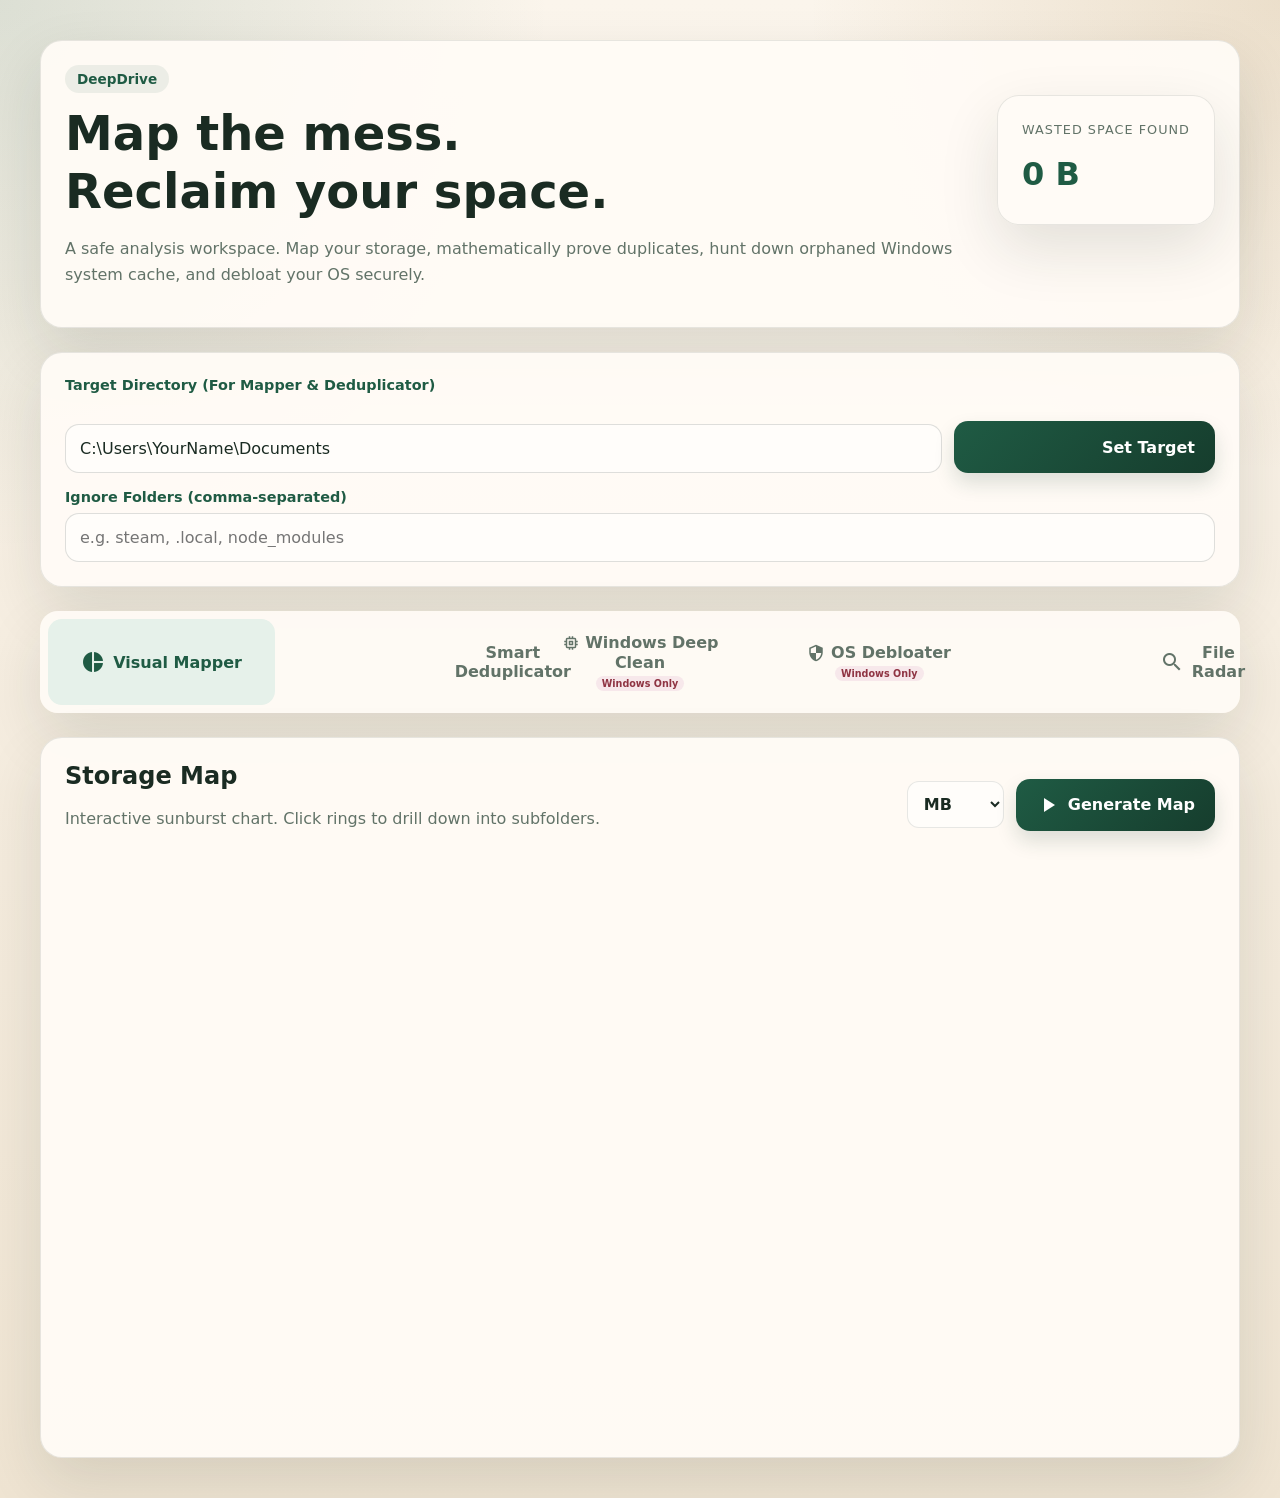
<file: index.html>
<!DOCTYPE html>
<html lang="en">
<head>
    <meta charset="UTF-8">
    <meta name="viewport" content="width=device-width, initial-scale=1.0">
    <title>DeepDrive</title>
    <link rel="stylesheet" href="/static/css/styles.css">
    <script src="https://cdn.plot.ly/plotly-2.27.0.min.js"></script>
    <link href="https://fonts.googleapis.com/icon?family=Material+Icons" rel="stylesheet">
</head>
<body>

<div id="rootBanner">
    <h3><i class="material-icons">gavel</i> SAFETY LOCKDOWN: ROOT MODE ACTIVE</h3>
    <p style="margin: 0; font-weight: bold;">DeepDrive is locked in Strictly Read-Only Mode to protect your Linux kernel and operating system.</p>
    <ul>
        <li>✔ You can safely map and view the entire root (/) filesystem.</li>
        <li>✖ All file deletion, registry tweaking, and cache flushing actions are disabled.</li>
    </ul>
</div>

<main>
    <section class="hero">
        <div>
            <div class="pill">DeepDrive</div>
            <h1>Map the mess.<br>Reclaim your space.</h1>
            <p class="muted">A safe analysis workspace. Map your storage, mathematically prove duplicates, hunt down orphaned Windows system cache, and debloat your OS securely.</p>
        </div>
        <div class="metrics">
            <article class="metric"><p class="k">Wasted Space Found</p><p class="v" id="stat-wasted">0 B</p></article>
        </div>
    </section>

    <section class="panel">
        <div class="field">
            <label class="label" for="targetPath">Target Directory (For Mapper & Deduplicator)</label>
            <div class="controls">
                <input id="targetPath" type="text" value="C:\Users\YourName\Documents">
                <button id="globalScanBtn"><i class="material-icons">radar</i> Set Target</button>
            </div>
        </div>
        <div class="field" style="margin-top: 16px;">
            <label class="label" for="ignoreFolders">Ignore Folders (comma-separated)</label>
            <input id="ignoreFolders" type="text" placeholder="e.g. steam, .local, node_modules">
        </div>
    </section>

    <nav class="tab-nav">
        <button class="tab-btn active" data-target="tab-mapper"><i class="material-icons">pie_chart</i> Visual Mapper</button>
        <button class="tab-btn" data-target="tab-dedup"><i class="material-icons">file_copy</i> Smart Deduplicator</button>
        <button class="tab-btn" data-target="tab-windows" style="flex-direction: column; gap: 4px;">
            <div><i class="material-icons" style="font-size: 1.1em; vertical-align: middle;">memory</i> Windows Deep Clean</div>
            <span class="pill danger" style="font-size: 0.6em; padding: 2px 6px;">Windows Only</span>
        </button>
        <button class="tab-btn" data-target="tab-debloat" style="flex-direction: column; gap: 4px;">
            <div><i class="material-icons" style="font-size: 1.1em; vertical-align: middle;">security</i> OS Debloater</div>
            <span class="pill danger" style="font-size: 0.6em; padding: 2px 6px;">Windows Only</span>
        </button>
        <button class="tab-btn" data-target="tab-radar"><i class="material-icons">manage_search</i> File Radar</button>
    </nav>

    <div id="tab-mapper" class="tab-content active">
        <section class="panel">
            <div style="display: flex; justify-content: space-between; align-items: center;">
                <div>
                    <h2>Storage Map</h2>
                    <p class="muted">Interactive sunburst chart. Click rings to drill down into subfolders.</p>
                </div>
                <div style="display: flex; gap: 12px; align-items: center;">
                    <select id="unitSelector" style="padding: 12px; border-radius: 12px; border: 1px solid var(--border); background: #fffdfa; color: var(--ink); font: inherit; font-weight: 600; cursor: pointer;">
                        <option value="1">Bytes</option>
                        <option value="1024">KB</option>
                        <option value="1048576" selected>MB</option>
                        <option value="1073741824">GB</option>
                    </select>
                    <button id="runMapperBtn"><i class="material-icons">play_arrow</i> Generate Map</button>
                </div>
            </div> <div id="mapperLoader" class="loader"><i class="material-icons" style="animation: spin 1s linear infinite;">autorenew</i> Analyzing Directory Structure...</div>
            <div id="chart"></div>
        </section>
    </div>

    <div id="tab-dedup" class="tab-content">
        <section class="panel">
            <div style="display: flex; justify-content: space-between; align-items: center; margin-bottom: 20px;">
                <div>
                    <h2>Smart Deduplicator</h2>
                    <p class="muted">Uses SHA-256 cryptographic hashing to guarantee files are 100% identical.</p>
                </div>
                <button id="runDedupBtn"><i class="material-icons">search</i> Find Duplicates</button>
            </div>

            <div id="dedupLoader" class="loader"><i class="material-icons" style="animation: spin 1s linear infinite;">autorenew</i> Hashing Files (This may take a moment)...</div>
            
            <div id="dedupResults">
                <p class="muted" style="text-align: center; padding: 40px;">No scan run yet.</p>
            </div>

            <div id="deleteActionRow" style="display: none; margin-top: 24px; text-align: right; padding-top: 20px; border-top: 1px solid var(--border);">
                <button id="executeDeleteBtn" class="danger"><i class="material-icons">delete_forever</i> Delete Selected Files</button>
            </div>
        </section>
    </div>

    <div id="tab-windows" class="tab-content">
        <div style="display: grid; grid-template-columns: repeat(auto-fit, minmax(400px, 1fr)); gap: 24px;">
            
            <section class="panel">
                <h2>System Temp Cache</h2>
                <p class="muted">Leftover junk from software installers and Windows operations. 100% safe to delete.</p>
                
                <div class="metrics" style="margin-top: 20px;">
                    <article class="metric"><p class="k">Junk Size</p><p class="v" id="tempSizeText">0 B</p></article>
                    <article class="metric"><p class="k">File Count</p><p class="v" id="tempCountText">0</p></article>
                </div>

                <div style="display: flex; gap: 12px; margin-top: 20px;">
                    <button id="scanTempBtn" style="flex: 1; background: #fff; color: var(--accent); border: 1px solid var(--border); box-shadow: none;">Calculate</button>
                    <button id="flushTempBtn" class="danger" style="flex: 2;" disabled><i class="material-icons">whatshot</i> Flush Temp Data</button>
                </div>
            </section>

            <section class="panel">
                <h2>AppData Ghosts</h2>
                <p class="muted">Orphaned folders left behind by uninstalled software. Detected via Registry correlation.</p>
                
                <button id="runGhostsBtn" style="width: 100%; margin-top: 10px; margin-bottom: 20px;"><i class="material-icons">visibility</i> Hunt Ghosts</button>
                
                <div id="ghostLoader" class="loader"><i class="material-icons" style="animation: spin 1s linear infinite;">autorenew</i> Scraping Registry...</div>
                
                <div id="ghostResults"></div>

                <div id="deleteGhostsRow" style="display: none; margin-top: 24px; text-align: right; padding-top: 20px; border-top: 1px solid var(--border);">
                    <button id="executeGhostDeleteBtn" class="danger"><i class="material-icons">delete_forever</i> Delete Selected Ghosts</button>
                </div>
            </section>
        </div>
    </div>

    <div id="tab-debloat" class="tab-content">
        <div style="display: grid; grid-template-columns: repeat(auto-fit, minmax(400px, 1fr)); gap: 24px;">
            
            <section class="panel" style="border-top: 4px solid #1976d2;">
                <h2>Privacy Shield</h2>
                <p class="muted">Applies registry tweaks to disable Microsoft Telemetry and background data collection.</p>
                
                <div style="text-align: center; margin: 30px 0;">
                    <i class="material-icons" style="font-size: 64px; color: #1976d2; margin-bottom: 10px;">verified_user</i>
                    <br>
                    <button id="telemetryBtn" style="background: linear-gradient(135deg, #1976d2, #0d47a1);">Apply Privacy Tweaks</button>
                </div>
                <div id="telemetryStatus" class="muted" style="text-align: center; font-size: 0.9em;">Requires DeepDrive to be run as Administrator.</div>
            </section>

            <section class="panel" style="border-top: 4px solid var(--danger);">
                <div style="display: flex; justify-content: space-between; align-items: center;">
                    <div>
                        <h2>Bloatware Purge</h2>
                        <p class="muted">Safely uninstall pre-packaged OEM junk.</p>
                    </div>
                    <button id="scanBloatBtn"><i class="material-icons">radar</i> Scan Appx</button>
                </div>

                <div id="bloatLoader" class="loader"><i class="material-icons" style="animation: spin 1s linear infinite;">autorenew</i> Querying PowerShell...</div>
                
                <div id="bloatResults" style="margin-top: 16px;"></div>

                <div id="deleteBloatRow" style="display: none; margin-top: 24px; text-align: right; border-top: 1px solid var(--border); padding-top: 16px;">
                    <button id="executeBloatBtn" class="danger"><i class="material-icons">delete_sweep</i> Purge Selected Bloat</button>
                </div>
            </section>
        </div>
    </div>

    <div id="tab-radar" class="tab-content">
        <div style="display: grid; grid-template-columns: repeat(auto-fit, minmax(400px, 1fr)); gap: 24px;">
            
            <section class="panel">
                <div style="display: flex; justify-content: space-between; align-items: center;">
                    <div>
                        <h2>Space Hogs</h2>
                        <p class="muted">The 50 absolute largest files in your target directory.</p>
                    </div>
                    <button id="scanHogsBtn"><i class="material-icons">radar</i> Find Hogs</button>
                </div>
                
                <div id="hogsLoader" class="loader"><i class="material-icons" style="animation: spin 1s linear infinite;">autorenew</i> Scanning...</div>
                <div id="hogsResults" style="margin-top: 16px;"></div>
                
                <div id="deleteHogsRow" style="display: none; margin-top: 24px; text-align: right; border-top: 1px solid var(--border); padding-top: 16px;">
                    <button id="executeHogsBtn" class="danger"><i class="material-icons">delete_forever</i> Delete Selected</button>
                </div>
            </section>

            <section class="panel">
                <div style="display: flex; justify-content: space-between; align-items: center;">
                    <div>
                        <h2>Time Machine</h2>
                        <p class="muted">Large files (>50MB) not touched in over a year.</p>
                    </div>
                    <button id="scanStaleBtn" style="background: linear-gradient(135deg, #1976d2, #0d47a1);"><i class="material-icons">history</i> Find Stale Files</button>
                </div>
                
                <div id="staleLoader" class="loader"><i class="material-icons" style="animation: spin 1s linear infinite;">autorenew</i> Traversing Time...</div>
                <div id="staleResults" style="margin-top: 16px;"></div>

                <div id="deleteStaleRow" style="display: none; margin-top: 24px; text-align: right; border-top: 1px solid var(--border); padding-top: 16px;">
                    <button id="executeStaleBtn" class="danger"><i class="material-icons">delete_forever</i> Delete Selected</button>
                </div>
            </section>
        </div>
    </div>

</main>

<style>@keyframes spin { 100% { transform: rotate(360deg); } }</style>

<script src="/static/js/app.js"></script>

</body>
</html>
</file>
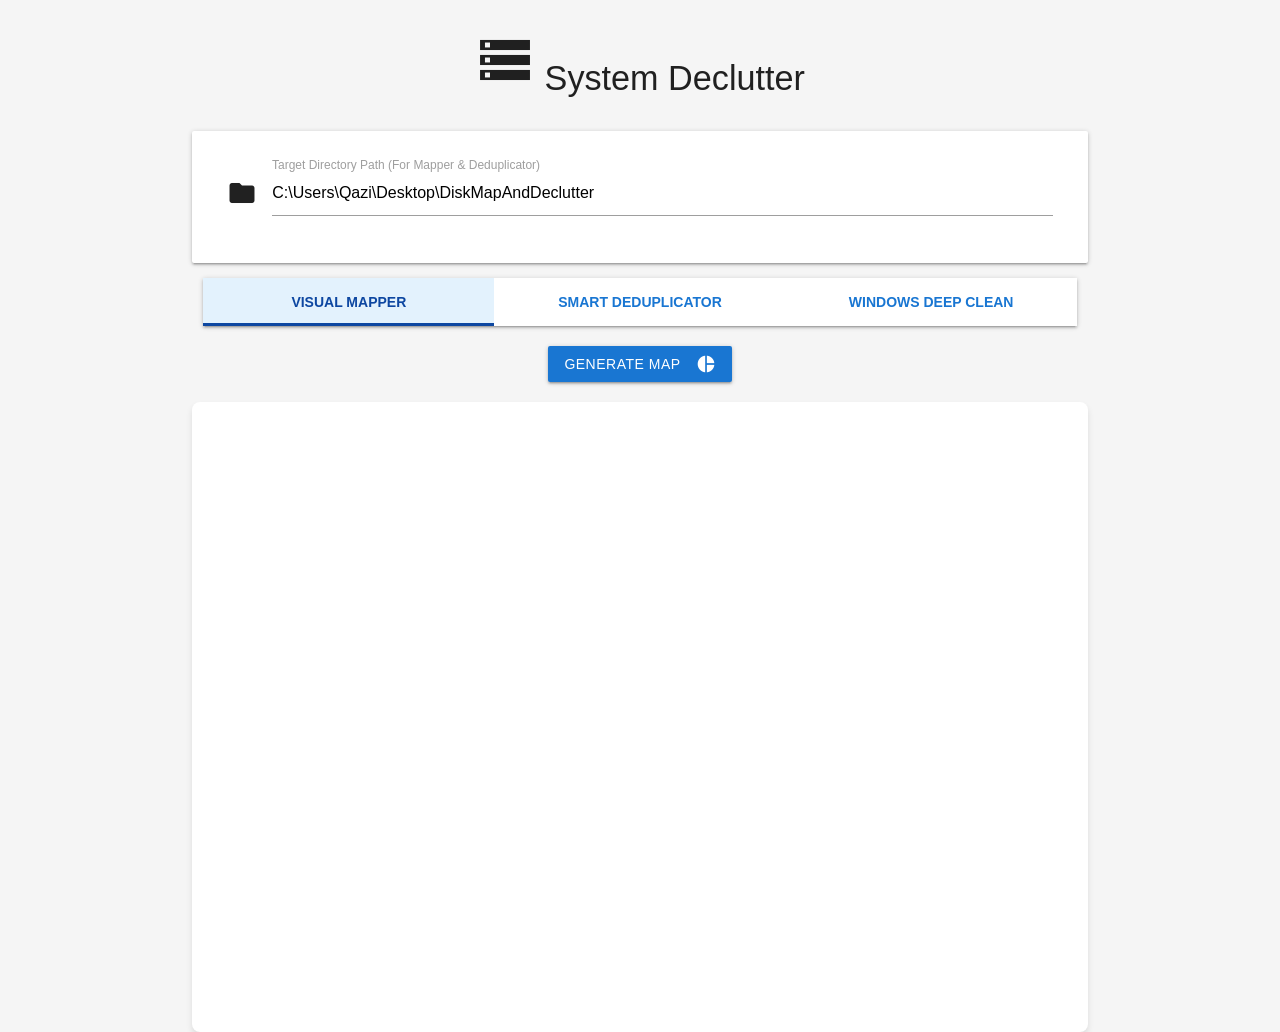
<file: index_legacy.html>
<!DOCTYPE html>
<html lang="en">
<head>
    <meta charset="UTF-8">
    <meta name="viewport" content="width=device-width, initial-scale=1.0">
    <title>Storage Declutter & Visualizer</title>
    
    <link rel="stylesheet" href="https://cdnjs.cloudflare.com/ajax/libs/materialize/1.0.0/css/materialize.min.css">
    <link href="https://fonts.googleapis.com/icon?family=Material+Icons" rel="stylesheet">
    
    <script src="https://cdn.plot.ly/plotly-2.27.0.min.js"></script>

    <style>
        body { background-color: #f5f5f5; }
        .app-header { margin-top: 30px; margin-bottom: 20px; }
        .tabs .tab a { color: #1976d2; font-weight: bold; }
        .tabs .tab a:hover, .tabs .tab a.active { color: #0d47a1; background-color: #e3f2fd; }
        .tabs .indicator { background-color: #0d47a1; height: 3px; }
        
        /* Visualizer */
        #chart-container { 
            width: 100%; height: 70vh; background: white; 
            border-radius: 8px; box-shadow: 0 4px 6px rgba(0,0,0,0.1);
            display: flex; justify-content: center; align-items: center; position: relative;
        }
        
        /* Deduplicator & Deep Clean */
        .duplicate-group, .ghost-group { margin-bottom: 20px; border-left: 5px solid; }
        .duplicate-group { border-color: #ff9800; }
        .ghost-group { border-color: #9c27b0; }
        .file-path-text { word-break: break-all; font-family: monospace; font-size: 0.9em; }
        #delete-btn-container { position: sticky; bottom: 20px; z-index: 1000; display: none; }
        
        .loader-wrapper { display: none; text-align: center; margin-top: 50px; }
        .stat-box { padding: 20px; border-radius: 8px; margin-bottom: 20px; border: 1px solid #e0e0e0; }
    </style>
</head>
<body>

<div class="container">
    <div class="row app-header center-align">
        <h4><i class="material-icons medium vertical-align-bottom">storage</i> System Declutter</h4>
    </div>

    <div class="row card-panel">
        <div class="input-field col s12">
            <i class="material-icons prefix">folder</i>
            <input id="target_path" type="text" value="C:\Users\Qazi\Desktop\DiskMapAndDeclutter">
            <label for="target_path">Target Directory Path (For Mapper & Deduplicator)</label>
        </div>
    </div>

    <div class="row">
        <div class="col s12">
            <ul class="tabs z-depth-1">
                <li class="tab col s4"><a class="active" href="#visualizer-tab">Visual Mapper</a></li>
                <li class="tab col s4"><a href="#dedup-tab">Smart Deduplicator</a></li>
                <li class="tab col s4"><a href="#windows-tab">Windows Deep Clean</a></li>
            </ul>
        </div>
    </div>

    <div id="visualizer-tab" class="col s12">
        <div class="center-align" style="margin-bottom: 20px; margin-top: 10px;">
            <button id="scan-visual-btn" class="btn waves-effect waves-light blue darken-2">
                Generate Map <i class="material-icons right">pie_chart</i>
            </button>
        </div>
        
        <div id="chart-container">
            <div id="visual-loader" class="loader-wrapper preloader-wrapper big active">
                <div class="spinner-layer spinner-blue-only">
                    <div class="circle-clipper left"><div class="circle"></div></div>
                </div>
            </div>
            <div id="sunburst-chart" style="width: 100%; height: 100%;"></div>
        </div>
    </div>

    <div id="dedup-tab" class="col s12">
        <div class="center-align" style="margin-bottom: 20px; margin-top: 10px;">
            <button id="scan-dedup-btn" class="btn waves-effect waves-light orange darken-2">
                Find Duplicates <i class="material-icons right">search</i>
            </button>
        </div>

        <div id="dedup-loader" class="loader-wrapper preloader-wrapper big active">
            <div class="spinner-layer spinner-orange-only">
                <div class="circle-clipper left"><div class="circle"></div></div>
            </div>
        </div>

        <div id="dedup-summary" class="row" style="display: none; margin-bottom: 0;">
            <div class="col s12">
                <div class="card-panel red lighten-5 red-text text-darken-4 center-align" style="font-size: 1.2em; font-weight: bold;">
                    <i class="material-icons vertical-align-bottom">warning</i> 
                    Total Wasted Space: <span id="total-wasted-space">0 MB</span>
                </div>
            </div>
        </div>

        <div id="duplicate-results" style="margin-bottom: 80px;"></div>

        <div id="delete-btn-container" class="center-align">
            <button id="execute-delete-btn" class="btn-large waves-effect waves-light red darken-2 pulse">
                <i class="material-icons left">delete_forever</i> Delete Selected Files
            </button>
        </div>
    </div>

    <div id="windows-tab" class="col s12">
        
        <div class="card-panel center-align" style="margin-top: 10px; border: 2px dashed #f44336; background-color: #fafafa;">
            <h5>System Temp Cache</h5>
            <p class="grey-text">These files are safe to delete. They are leftovers from software installers and app usage.</p>
            
            <div id="temp-stat-box" class="stat-box grey lighten-4" style="display: none;">
                <h4 class="red-text text-darken-2" style="margin: 0;"><span id="temp-size-text">0 MB</span></h4>
                <span class="grey-text" id="temp-file-count">0 files found</span>
            </div>

            <button id="scan-temp-btn" class="btn waves-effect waves-light grey darken-2" style="margin-right: 10px;">
                Calculate Temp Space <i class="material-icons left">calculate</i>
            </button>
            <button id="flush-temp-btn" class="btn waves-effect waves-light red darken-2 disabled">
                Flush Temp Data <i class="material-icons right">whatshot</i>
            </button>
        </div>

        <div class="center-align" style="margin-top: 40px; margin-bottom: 20px;">
            <button id="scan-ghosts-btn" class="btn waves-effect waves-light purple darken-2">
                Hunt AppData Ghosts <i class="material-icons right">visibility</i>
            </button>
        </div>

        <div id="ghost-loader" class="loader-wrapper preloader-wrapper big active">
            <div class="spinner-layer spinner-purple-only">
                <div class="circle-clipper left"><div class="circle"></div></div>
            </div>
        </div>

        <div id="ghost-results" style="margin-bottom: 50px;"></div>

    </div>
</div>

<script src="https://cdnjs.cloudflare.com/ajax/libs/materialize/1.0.0/js/materialize.min.js"></script>
<script>
    document.addEventListener('DOMContentLoaded', function() {
        M.Tabs.init(document.querySelectorAll('.tabs'));
    });

    function formatBytes(bytes) {
        if (bytes === 0) return '0 Bytes';
        const k = 1024;
        const sizes = ['Bytes', 'KB', 'MB', 'GB'];
        const i = Math.floor(Math.log(bytes) / Math.log(k));
        return parseFloat((bytes / Math.pow(k, i)).toFixed(2)) + ' ' + sizes[i];
    }

    // --- TAB 1: VISUALIZER ---
    document.getElementById('scan-visual-btn').addEventListener('click', async () => {
        const path = document.getElementById('target_path').value;
        const loader = document.getElementById('visual-loader');
        const chartDiv = document.getElementById('sunburst-chart');

        Plotly.purge(chartDiv);
        loader.style.display = 'inline-block';

        try {
            const response = await fetch(`http://localhost:8000/api/scan?target_path=${encodeURIComponent(path)}`);
            if (!response.ok) throw new Error("Failed to map directory");
            const data = await response.json();

            const trace = [{
                type: "sunburst", ids: data.ids, labels: data.labels,
                parents: data.parents, values: data.values,
                branchvalues: 'total', maxdepth: 3,
                textinfo: "label+value+percent parent",
                hovertemplate: '<b>%{label}</b><br>Size: %{value} bytes<br><extra></extra>',
            }];
            Plotly.newPlot(chartDiv, trace, { margin: { l: 0, r: 0, b: 0, t: 0 }, paper_bgcolor: 'transparent' });
        } catch (error) { M.toast({html: error.message, classes: 'red rounded'}); } 
        finally { loader.style.display = 'none'; }
    });

    // --- TAB 2: DEDUPLICATOR ---
    document.getElementById('scan-dedup-btn').addEventListener('click', async () => {
        const path = document.getElementById('target_path').value;
        const loader = document.getElementById('dedup-loader');
        const resultsDiv = document.getElementById('duplicate-results');
        const summaryBanner = document.getElementById('dedup-summary');
        const deleteBtn = document.getElementById('delete-btn-container');

        resultsDiv.innerHTML = '';
        deleteBtn.style.display = 'none';
        summaryBanner.style.display = 'none';
        loader.style.display = 'inline-block';

        try {
            const response = await fetch(`http://localhost:8000/api/duplicates?target_path=${encodeURIComponent(path)}`);
            if (!response.ok) throw new Error("Failed to scan for duplicates");
            const duplicates = await response.json();

            if (duplicates.length === 0) {
                resultsDiv.innerHTML = '<h5 class="center-align grey-text">No duplicates found!</h5>';
                return;
            }

            let grandTotalWasted = 0;
            duplicates.forEach(group => {
                const groupWasted = group.size_bytes * (group.files.length - 1);
                grandTotalWasted += groupWasted;
                
                let html = `<div class="card duplicate-group"><div class="card-content">
                    <span class="card-title">Identical Files (Wasting ${formatBytes(groupWasted)})</span>
                    <ul class="collection">`;
                
                group.files.forEach((filePath, idx) => {
                    const isChecked = idx > 0 ? 'checked' : '';
                    const tag = idx === 0 ? '<span class="new badge blue" data-badge-caption="Keep"></span>' : '';
                    html += `<li class="collection-item"><label>
                                <input type="checkbox" class="dup-checkbox" value="${filePath}" ${isChecked} />
                                <span class="file-path-text">${filePath} ${tag}</span>
                             </label></li>`;
                });
                html += `</ul></div></div>`;
                resultsDiv.innerHTML += html;
            });

            if (grandTotalWasted > 0) {
                document.getElementById('total-wasted-space').innerText = formatBytes(grandTotalWasted);
                summaryBanner.style.display = 'block';
                deleteBtn.style.display = 'block';
            }
        } catch (error) { M.toast({html: error.message, classes: 'red rounded'}); } 
        finally { loader.style.display = 'none'; }
    });

    document.getElementById('execute-delete-btn').addEventListener('click', async () => {
        const filesToDelete = Array.from(document.querySelectorAll('.dup-checkbox:checked')).map(cb => cb.value);
        if (filesToDelete.length === 0) return;
        if (!confirm(`Permanently delete ${filesToDelete.length} files?`)) return;

        try {
            const res = await fetch('http://localhost:8000/api/delete', {
                method: 'POST', headers: { 'Content-Type': 'application/json' },
                body: JSON.stringify({ file_paths: filesToDelete })
            });
            const result = await res.json();
            M.toast({html: `Deleted ${result.deleted.length} files!`, classes: 'green rounded'});
            document.getElementById('scan-dedup-btn').click(); // Auto-refresh
        } catch (error) { M.toast({html: error.message, classes: 'red rounded'}); }
    });

    // --- TAB 3: WINDOWS DEEP CLEAN (Ghosts & Temp) ---
    
    // Temp Scanner
    document.getElementById('scan-temp-btn').addEventListener('click', async () => {
        const btn = document.getElementById('scan-temp-btn');
        btn.classList.add('disabled');
        btn.innerHTML = 'Calculating... <i class="material-icons left">loop</i>';
        
        try {
            const res = await fetch('http://localhost:8000/api/temp/scan');
            const data = await res.json();
            
            document.getElementById('temp-size-text').innerText = formatBytes(data.total_bytes);
            document.getElementById('temp-file-count').innerText = `${data.total_files} files found`;
            document.getElementById('temp-stat-box').style.display = 'block';
            
            if (data.total_bytes > 0) {
                document.getElementById('flush-temp-btn').classList.remove('disabled');
            }
        } catch (error) { M.toast({html: error.message, classes: 'red rounded'}); }
        finally {
            btn.classList.remove('disabled');
            btn.innerHTML = 'Recalculate <i class="material-icons left">refresh</i>';
        }
    });

    // Temp Flusher
    document.getElementById('flush-temp-btn').addEventListener('click', async () => {
        if (!confirm("Are you sure you want to aggressively delete all Temp files? (Locked files currently in use by Windows will be safely skipped).")) return;
        
        const flushBtn = document.getElementById('flush-temp-btn');
        flushBtn.classList.add('disabled');
        flushBtn.innerHTML = 'Flushing... <i class="material-icons right">hourglass_empty</i>';

        try {
            const res = await fetch('http://localhost:8000/api/temp/flush', { method: 'POST' });
            const data = await res.json();
            
            M.toast({html: `Nuked ${data.deleted_count} items! Freed ${formatBytes(data.freed_bytes)}.`, classes: 'green rounded', displayLength: 5000});
            if (data.locked_count > 0) {
                M.toast({html: `Skipped ${data.locked_count} locked files in use by Windows.`, classes: 'orange rounded', displayLength: 5000});
            }
            
            // Auto-recalculate
            document.getElementById('scan-temp-btn').click();
            
        } catch (error) { M.toast({html: error.message, classes: 'red rounded'}); }
        finally {
            flushBtn.innerHTML = 'Flush Temp Data <i class="material-icons right">whatshot</i>';
        }
    });

    // Ghost Hunter
    document.getElementById('scan-ghosts-btn').addEventListener('click', async () => {
        const loader = document.getElementById('ghost-loader');
        const resultsDiv = document.getElementById('ghost-results');
        
        resultsDiv.innerHTML = '';
        loader.style.display = 'inline-block';

        try {
            const res = await fetch('http://localhost:8000/api/ghosts');
            const ghosts = await res.json();
            
            if (ghosts.length === 0) {
                resultsDiv.innerHTML = '<h5 class="center-align grey-text">No ghosts found! Your AppData is clean.</h5>';
                return;
            }

            let html = '<h5 class="purple-text text-darken-2">Orphaned Publisher Folders Found:</h5>';
            ghosts.forEach(ghost => {
                html += `
                <div class="card ghost-group">
                    <div class="card-content">
                        <span class="card-title bold">${ghost.name} <span class="badge red white-text" style="font-size: 0.8em; border-radius: 4px;">Wasting ${formatBytes(ghost.size_bytes)}</span></span>
                        <p class="file-path-text grey-text"><i class="material-icons tiny">folder_open</i> ${ghost.path}</p>
                        <p style="margin-top: 10px; font-size: 0.9em;"><em>Note: Because AppData contains sensitive config data, you should manually verify and delete this folder using Windows Explorer.</em></p>
                    </div>
                </div>`;
            });
            resultsDiv.innerHTML = html;

        } catch (error) { M.toast({html: error.message, classes: 'red rounded'}); }
        finally { loader.style.display = 'none'; }
    });
</script>

</body>
</html>
</file>
<file: static/css/styles.css>
:root {
            --bg: #f6efe4;
            --panel: rgba(255,251,246,0.94);
            --border: rgba(24,40,32,0.1);
            --ink: #1a2b22;
            --muted: #627368;
            --accent: #1f5b44;
            --danger: #8f3443;
            --warn: #9a6b1f;
            --radius: 22px;
            --shadow: 0 24px 60px rgba(24,40,32,0.12);
        }
        
        * { box-sizing: border-box; }
        
body {
            margin: 0; font-family: "Segoe UI", system-ui, sans-serif;
            color: var(--ink);
            background: radial-gradient(circle at 0 0, rgba(31,91,68,.14), transparent 28%),
                        radial-gradient(circle at 100% 0, rgba(154,107,31,.16), transparent 24%),
                        linear-gradient(180deg, #fbf5ec 0, #efe4d2 100%);
            min-height: 100vh;
        }

        /* --- ROOT WARNING BANNER --- */
#rootBanner {
            display: none; /* Hidden by default */
            background: linear-gradient(135deg, #b71c1c, #7f0000);
            color: #fff;
            padding: 16px 24px;
            text-align: center;
            box-shadow: 0 4px 12px rgba(183, 28, 28, 0.4);
            position: sticky;
            top: 0;
            z-index: 9999;
        }
#rootBanner h3 { margin: 0 0 8px 0; display: flex; align-items: center; justify-content: center; gap: 8px; font-size: 1.2em; }
#rootBanner ul { margin: 8px 0 0 0; padding: 0; list-style: none; font-size: 0.95em; opacity: 0.9; }
#rootBanner li { margin-bottom: 4px; }

main { width: min(1200px, calc(100% - 48px)); margin: 40px auto; }
        
h1, h2, h3 { margin: 0; line-height: 1.2; }
h1 { font-size: clamp(2rem, 4vw, 3rem); margin: 12px 0; }
p { line-height: 1.6; }
.muted { color: var(--muted); }
.path-text { font-family: monospace; font-size: 0.9em; word-break: break-all; color: var(--muted); }

        /* Panels & Cards */
.hero, .panel, .card, .metric {
            background: var(--panel); border: 1px solid var(--border);
            border-radius: var(--radius); box-shadow: var(--shadow);
            padding: 24px; margin-bottom: 24px;
        }

        /* Layouts */
.hero { display: grid; grid-template-columns: 1fr auto; gap: 24px; align-items: center; }
.controls { display: grid; grid-template-columns: 1fr auto; gap: 12px; align-items: end; margin-top: 20px;}
.metrics { display: grid; grid-template-columns: repeat(auto-fit, minmax(200px, 1fr)); gap: 16px; margin-bottom: 24px; }
        
.metric .k { font-size: 0.8rem; text-transform: uppercase; letter-spacing: 0.08em; color: var(--muted); margin: 0 0 8px; }
.metric .v { font-size: 2rem; font-weight: 700; margin: 0; color: var(--accent); }

        /* Inputs & Buttons */
.field { display: flex; flex-direction: column; gap: 8px; }
.label { font-size: 0.9rem; font-weight: 700; color: var(--accent); }
input[type="text"] {
            width: 100%; padding: 14px; border-radius: 14px; border: 1px solid rgba(24,40,32,.14);
            background: #fffdfa; color: var(--ink); font: inherit;
        }
        
button {
            appearance: none; border: 0; border-radius: 14px; padding: 14px 20px;
            background: linear-gradient(135deg, var(--accent), #163d2d); color: #fff;
            font: inherit; font-weight: 700; cursor: pointer; box-shadow: 0 10px 20px rgba(22,61,45,.15);
            transition: transform 0.1s, opacity 0.2s;
            display: inline-flex; align-items: center; gap: 8px;
        }
button:active { transform: translateY(2px); }
button:disabled { opacity: 0.4; cursor: not-allowed; box-shadow: none; }
button.danger { background: linear-gradient(135deg, var(--danger), #631e2b); box-shadow: 0 10px 20px rgba(143,52,67,.2); }

        /* Pills & Badges */
.pill {
            display: inline-flex; align-items: center; gap: 6px; border-radius: 99px;
            padding: 6px 12px; font-size: 0.85rem; font-weight: 700;
            background: rgba(31,91,68,.08); color: var(--accent);
        }
.pill.danger { background: #f7e8eb; color: var(--danger); }

        /* Tab Navigation */
.tab-nav { display: flex; gap: 12px; margin-bottom: 24px; background: var(--panel); padding: 8px; border-radius: 18px; box-shadow: var(--shadow); flex-wrap: wrap; }
.tab-btn { flex: 1; background: transparent; color: var(--muted); box-shadow: none; justify-content: center; min-width: 150px; }
.tab-btn.active { background: #e6f1ea; color: var(--accent); }
.tab-content { display: none; }
.tab-content.active { display: block; animation: fadeIn 0.3s ease; }
 @keyframes fadeIn { from { opacity: 0; transform: translateY(5px); } to { opacity: 1; transform: translateY(0); } }

        /* Specific Modules */
#chart { width: 100%; height: 65vh; min-height: 500px; }
.duplicate-group { border-left: 4px solid var(--warn); }
.ghost-group { border-left: 4px solid #5e35b1; }
        
.list-row { display: flex; align-items: center; gap: 12px; padding: 12px 0; border-bottom: 1px solid rgba(0,0,0,0.05); }
.list-row:last-child { border-bottom: none; }
        
        /* Checkboxes */
input[type="checkbox"] { width: 18px; height: 18px; accent-color: var(--danger); cursor: pointer; flex-shrink: 0; }

.loader { display: none; text-align: center; padding: 40px; color: var(--accent); font-weight: bold; }
</file>
